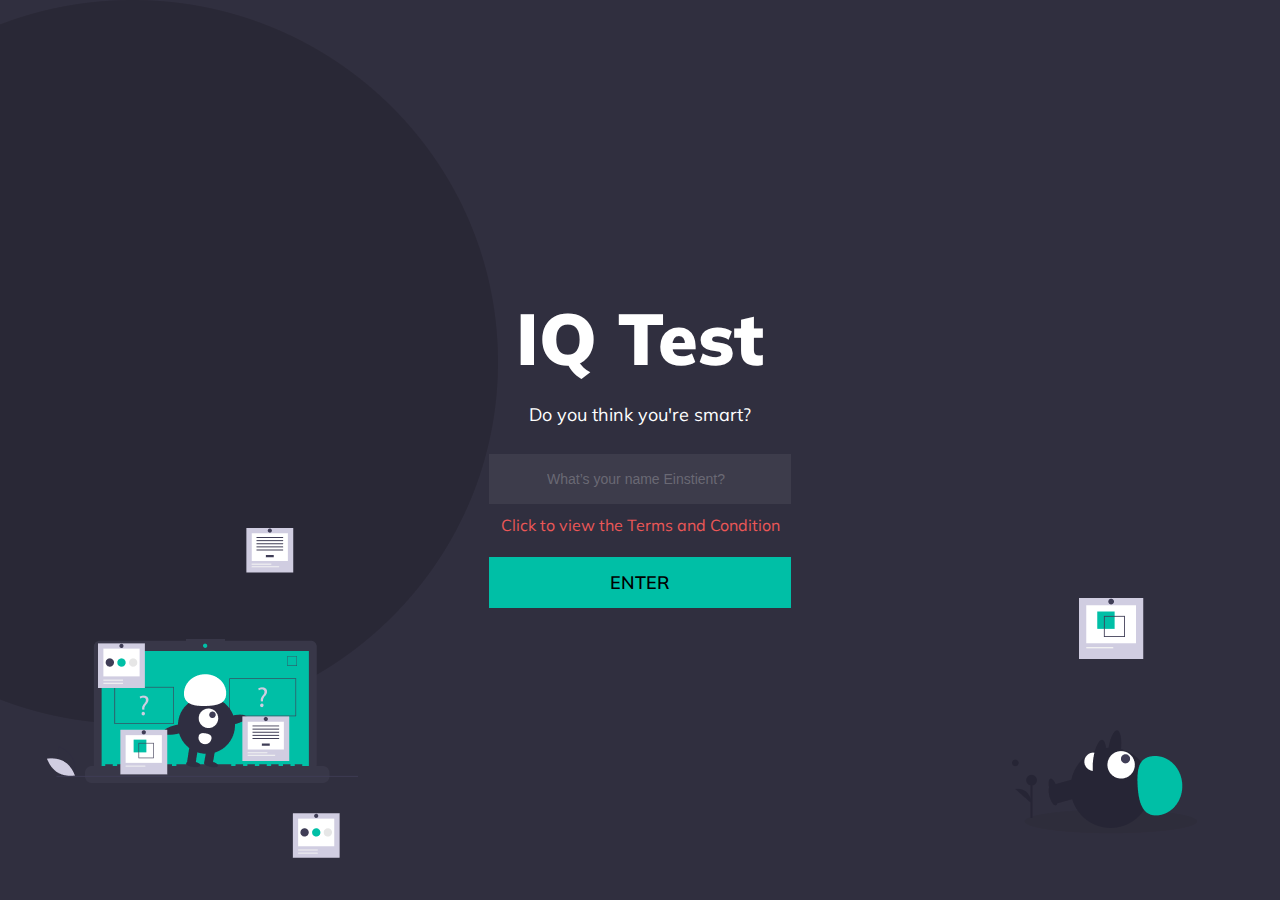
<file: index.html>
<!DOCTYPE html>
<html>
  <head>
    <meta charset="utf-8">
    <meta name="viewport" content="width=device-width, initial-scale=1.0">
    <title>Quiz App</title>
    <link rel="stylesheet" href="styles/main.css" >
  </head>
  <body>
    <main>
        <h2 class="question">IQ Test</h2>
        <p>Do you think you're smart?</p>
        <!-- <p>Agree to the terms and condition to proceed</p> -->
        
        <form id="username">
          <input type="text" id="name" placeholder="What’s your name Einstient?">
          <div class="agreeBox">
            <p class="agree">Click to view the Terms and Condition</p>
          </div>
        </form>
        <button href="homepage.html" class="enter" disabled>ENTER</button>

        <div class="pop-up">
          <span class="cancel">X</span>
          <h1>Terms and condition</h1>
          <p>I don't care about your mental health</p>
          <p>Questions that can make you think about your existence is what I am using to test your low IQ</p>
          <p>If you fail the first two questions, you'll be warned</p>
          <p>If you fail the first three questions, you'll be banned from your current session.</p>
          <p>To complete this IQ test successuful, you've to pass all questions correctly</p>
          <p>Lastly, you might experience dangerous thing.</p>
        </div>
    </main>
  </body>

  <script src="script/main.js"></script>
</html>
</file>
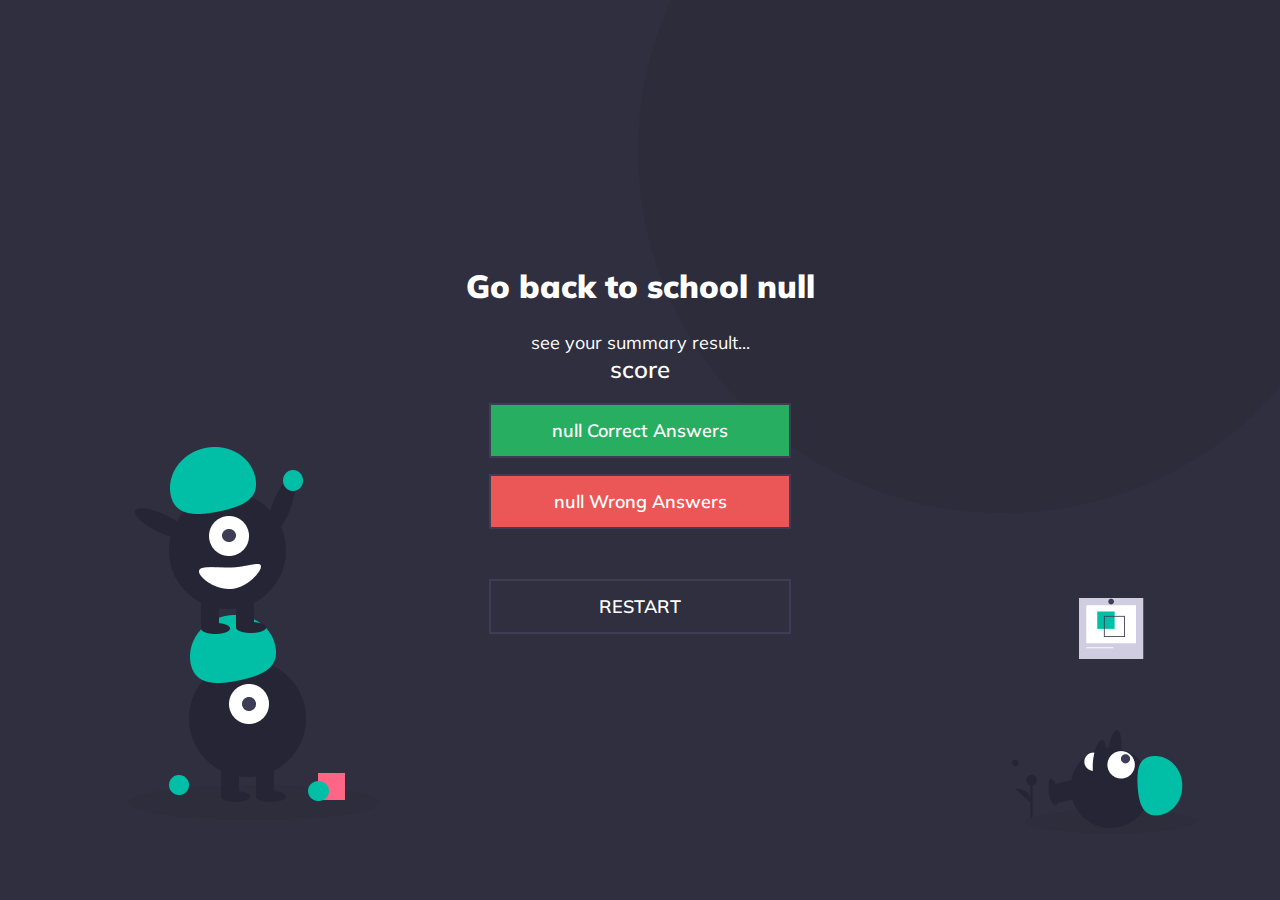
<file: endgame.html>
<!DOCTYPE html>
<html>
  <head>
    <meta charset="utf-8">
    <meta name="viewport" content="width=device-width, initial-scale=1.0">
    <title>Congrats!</title>
    <link rel="stylesheet" href="styles/endgame.css" >
  </head>
  <body>
    <main>
        <h2 class="congrats">Yo, smart Gee!</h2>
        <p>see your summary result...</p>

        <div class="score">
          <h2>4</h2>
          <p>score</p>
        </div>

        <div class="summary">
          <div class="correct">4 Correct Answers</div>
          <div class="wrong">1 Wrong Answers</div>
        </div>

        <a href="game.html">RESTART</a>
    </main>
  </body>

  <script src="script/endgame.js"></script>
</html>
</file>
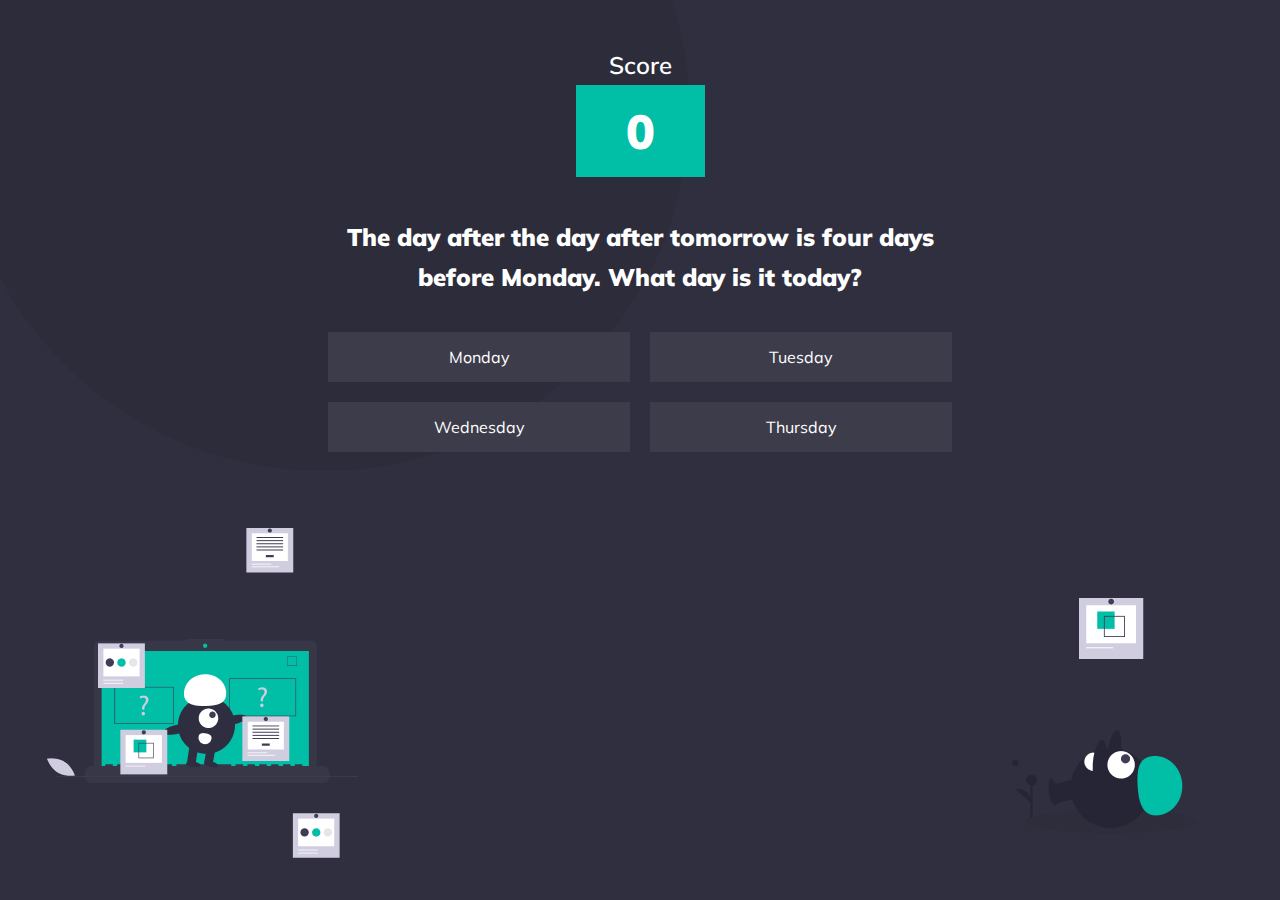
<file: game.html>
<!DOCTYPE html>
<html>
  <head>
    <meta charset="utf-8">
    <meta name="viewport" content="width=device-width, initial-scale=1.0">
    <title>Game</title>
    <link rel="stylesheet" href="styles/game.css" >
  </head>
  <body>
    <div class="loader"></div>
    <main class="game">
        <div class="score-board">
            <p>Score</p>
            <div class="score">0</div>
        </div>

        <div class="quiz">
            <h2 class="question"></h2>
            <div class="answers">
                <div class="answer" data-number="1"></div>
                <div class="answer" data-number="2"></div>
                <div class="answer" data-number="3"></div>
                <div class="answer" data-number="4"></div>
            </div>
        </div>

        <a class="next">Next</a>

        <div class="pop-up">
          <h2 class="pop-text">Bro, you dull o!</h2>
          <p>Out of 2 questions you no fit score 1. Better go and collect your school fees back.</p>
          <button class="jp">JAPA!!!</button>
          <button class="continue">Continue embrassing yourself</button>
        </div>
    </main>
    <script src="script/game.js"></script>
  </body>
</html>
</file>
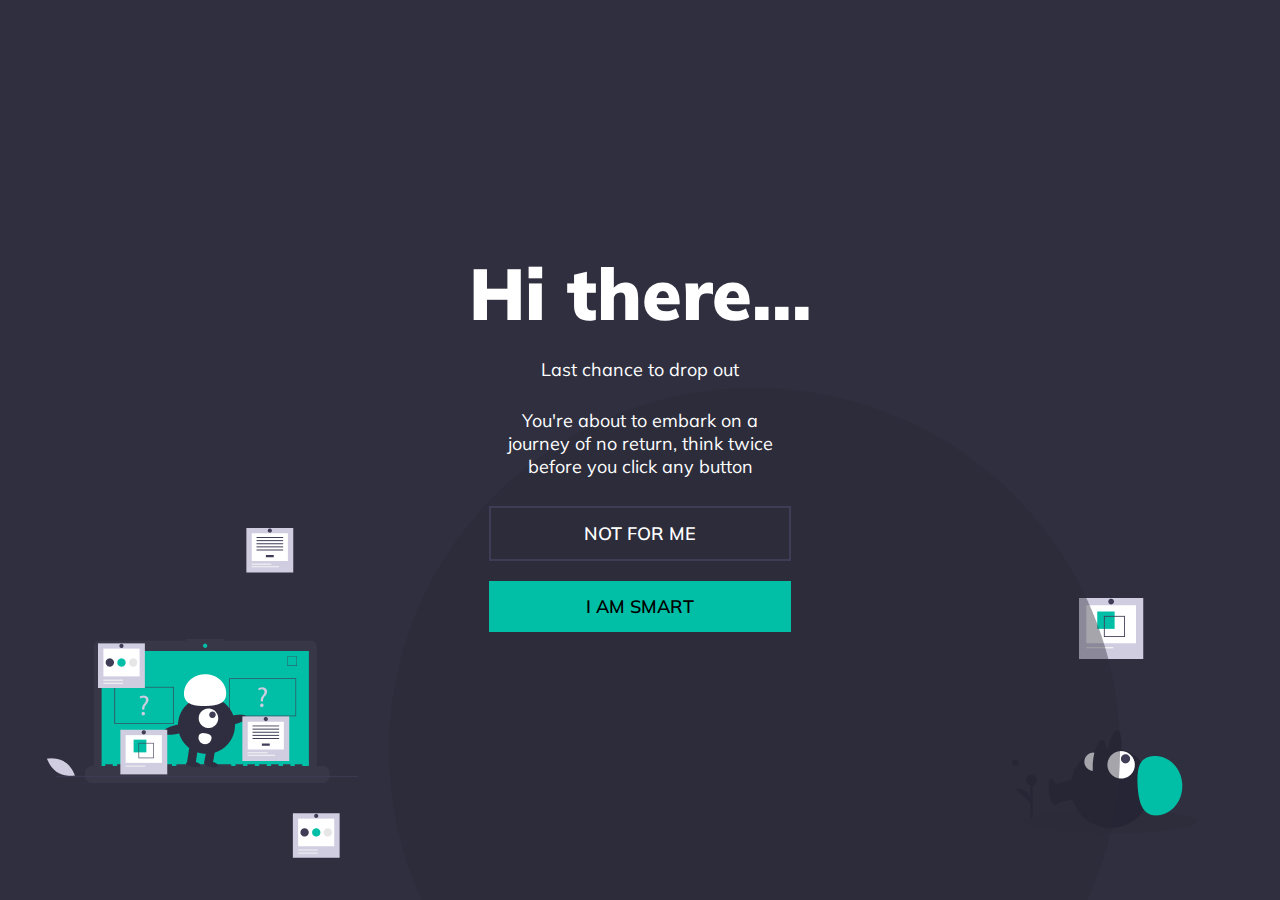
<file: homepage.html>
<!DOCTYPE html>
<html>
  <head>
    <meta charset="utf-8">
    <meta name="viewport" content="width=device-width, initial-scale=1.0">
    <title>Homepage</title>
    <link rel="stylesheet" href="styles/homepage.css" >
  </head>
  <body>
    <main>
        <h2>Hi there...</h2>
        <p>Last chance to drop out <span id="name">name</span></p>
        <p>You're about to embark on a journey of no return, think twice before you click any button</p>
        <a href="#" class="exit">NOT FOR ME</a>
        <a href="game.html" class="enter">I AM SMART</a>
    </main>
  </body>

  <script src="script/homepage.js"></script>
</html>
</file>
<file: styles/main.css>
@import url("https://fonts.googleapis.com/css?family=Muli&display=swap");
* {
  -webkit-box-sizing: border-box;
          box-sizing: border-box;
}

body {
  padding: 0;
  margin: 0;
  font-family: 'Muli', sans-serif;
}

h2,
h3,
p {
  margin: 0;
}

main {
  position: relative;
  display: -webkit-box;
  display: -ms-flexbox;
  display: flex;
  -webkit-box-orient: vertical;
  -webkit-box-direction: normal;
      -ms-flex-direction: column;
          flex-direction: column;
  -webkit-box-pack: center;
      -ms-flex-pack: center;
          justify-content: center;
  -webkit-box-align: center;
      -ms-flex-align: center;
          align-items: center;
  width: 100%;
  height: 100vh;
  color: white;
  background-color: #302f3f;
  background-image: url("../images/Group 19.png"), url("../images/index-eclipse.png"), url("../images/Group 20.png");
  background-repeat: no-repeat;
  background-position: top 13.1rem left 8rem,
 bottom 0 left 0,
 bottom 4.1rem right 5.1rem;
  background-attachment: fixed;
}

@media screen and (max-width: 1303px) {
  main {
    background-position: top 33rem left 2.94rem,
 top 0 left 0,
 bottom 4.1rem right 5.1rem;
  }
}

@media screen and (max-width: 1185px) {
  main {
    background-position: top 33rem left 2.94rem,
 top 0 left 0,
 bottom -1rem right -2rem;
  }
}

@media screen and (max-width: 920px) {
  main {
    background-position: top 35rem left 0,
 top 0 left 0,
 bottom -2rem right -2rem;
  }
}

@media screen and (max-width: 560px) {
  main {
    background-image: url("../images/index-eclipse.png"), url("../images/Group 20.png");
    background-position: top 0 left 0,
 bottom -2rem right -2rem;
  }
}

main h2 {
  font-weight: 900;
  font-size: 4.5rem;
  line-height: 90px;
  margin-bottom: 20px;
}

main p {
  font-size: 1.125rem;
  line-height: 23px;
  margin-bottom: 28px;
}

main input {
  min-width: 302px;
  padding: 1rem 3.63rem;
  background: #3D3C4B;
  outline: none;
  border: none;
  margin-bottom: 10px;
  font-size: 14px;
  line-height: 18px;
  color: #FFF;
}

main input::-webkit-input-placeholder {
  color: #6A6974;
}

main input:-ms-input-placeholder {
  color: #6A6974;
}

main input::-ms-input-placeholder {
  color: #6A6974;
}

main input::placeholder {
  color: #6A6974;
}

main button {
  text-decoration: none;
  font-family: 'Muli', sans-serif;
  min-width: 302px;
  text-align: center;
  background-color: #00BFA6;
  padding: 14px 0;
  font-size: 1.125rem;
  font-weight: 600;
  line-height: 23px;
  color: black;
  cursor: pointer;
  outline: none;
  border: none;
}

main button[disabled]:hover {
  cursor: not-allowed;
}

main .agree {
  cursor: pointer;
  font-size: 1rem;
  margin: 0;
  text-align: center;
  color: #EB5757;
}

main .agreeBox {
  margin-bottom: 20px;
}

main .pop-up {
  position: absolute;
  text-align: center;
  background-color: #00BFA6;
  padding: 40px;
  color: black;
  display: none;
}

@media screen and (max-width: 413px) {
  main .pop-up h1 {
    font-size: 1.5rem;
  }
}

main .pop-up h1,
main .pop-up p {
  max-width: 90%;
}

main .pop-up p {
  text-align: left;
}

main .pop-up .cancel {
  position: absolute;
  right: 30px;
  top: 5%;
  font-weight: 900;
  font-size: 1.5rem;
  cursor: pointer;
}

@media screen and (max-width: 413px) {
  main .pop-up .cancel {
    top: 6%;
  }
}
</file>
<file: styles/endgame.css>
@import url("https://fonts.googleapis.com/css?family=Muli&display=swap");
* {
  -webkit-box-sizing: border-box;
          box-sizing: border-box;
}

body {
  padding: 0;
  margin: 0;
  font-family: 'Muli', sans-serif;
}

h2,
h3,
p {
  margin: 0;
}

main {
  position: relative;
  display: -webkit-box;
  display: -ms-flexbox;
  display: flex;
  -webkit-box-orient: vertical;
  -webkit-box-direction: normal;
      -ms-flex-direction: column;
          flex-direction: column;
  -webkit-box-pack: center;
      -ms-flex-pack: center;
          justify-content: center;
  -webkit-box-align: center;
      -ms-flex-align: center;
          align-items: center;
  width: 100%;
  height: 100vh;
  color: white;
  background-color: #302f3f;
  background-image: url("../images/Group 18.png"), url("../images/endgame eclipse.png"), url("../images/Group 20.png");
  background-repeat: no-repeat;
  background-position: bottom 5rem left 8rem,
 top 0 right 0,
 bottom 4.1rem right 5.1rem;
  background-attachment: fixed;
}

@media screen and (max-width: 1115px) {
  main {
    background-position: bottom 5rem left 4rem,
 top 0 right 0,
 bottom 4.1rem right 5.1rem;
  }
}

@media screen and (max-width: 956px) {
  main {
    background-position: bottom 3rem left 2rem,
 top 0 right 0,
 bottom 4.1rem right 5.1rem;
  }
}

@media screen and (max-width: 956px) {
  main {
    background-position: bottom 0rem left 0rem,
 top 0 right 0,
 bottom 0 right 0;
  }
}

@media screen and (max-width: 775px) {
  main {
    background-image: url("../images/endgame eclipse.png");
    background-position: top 0 right 0;
  }
}

main h2 {
  max-width: 600px;
  padding: 0 30px;
  font-weight: 900;
  font-size: 2rem;
  line-height: 40px;
  margin-bottom: 25px;
  text-align: center;
}

@media screen and (max-width: 435px) {
  main h2 {
    font-size: 1.5rem;
    line-height: 30px;
  }
}

main p {
  font-size: 1.125rem;
  line-height: 23px;
}

main .score {
  margin-bottom: 19px;
}

main .score h2 {
  margin: 0;
}

main .score p {
  font-weight: 600;
  font-size: 1.5rem;
  line-height: 30px;
  text-align: center;
}

main .summary {
  min-width: 302px;
  text-align: center;
  color: white;
  margin-bottom: 34px;
}

main .summary div {
  font-weight: 600;
  font-size: 1.125rem;
  line-height: 23px;
  background: #27AE60;
  border: 2px solid #3F3D56;
  padding: 14px 0;
  margin-bottom: 16px;
}

main .summary .wrong {
  background: #EB5757;
}

main a {
  font-weight: 600;
  font-size: 1.125rem;
  line-height: 23px;
  display: block;
  min-width: 302px;
  text-align: center;
  border: 2px solid #3F3D56;
  text-decoration: none;
  cursor: pointer;
  color: white;
  padding: 14px 0;
}
</file>
<file: styles/game.css>
@import url("https://fonts.googleapis.com/css?family=Muli&display=swap");
* {
  -webkit-box-sizing: border-box;
          box-sizing: border-box;
}

body {
  padding: 0;
  margin: 0;
  font-family: 'Muli', sans-serif;
  background-color: #302f3f;
}

@media screen and (max-width: 630px) {
  body {
    padding-bottom: 90px;
  }
}

h2,
h3,
p {
  margin: 0;
}

main {
  display: none;
  position: relative;
  width: 100%;
  height: 100vh;
  color: white;
  background-color: #302f3f;
  background-image: url("../images/Group 19.png"), url("../images/Ellipse 1.png"), url("../images/Group 20.png");
  background-repeat: no-repeat;
  background-position: top 13.1rem left 2.94rem,
 top 0 left 0,
 bottom 4.1rem right 5.1rem;
  background-attachment: fixed;
}

@media screen and (max-width: 1303px) {
  main {
    background-position: top 33rem left 2.94rem,
 top 0 left 0,
 bottom 4.1rem right 5.1rem;
  }
}

@media screen and (max-width: 1185px) {
  main {
    background-position: top 33rem left 2.94rem,
 top 0 left 0,
 bottom -1rem right -2rem;
  }
}

@media screen and (max-width: 850px) {
  main {
    background-image: none;
  }
}

main .score-board {
  display: -webkit-box;
  display: -ms-flexbox;
  display: flex;
  -webkit-box-orient: vertical;
  -webkit-box-direction: normal;
      -ms-flex-direction: column;
          flex-direction: column;
  -webkit-box-pack: center;
      -ms-flex-pack: center;
          justify-content: center;
  -webkit-box-align: center;
      -ms-flex-align: center;
          align-items: center;
  text-align: center;
  padding-top: 3.125rem;
  padding-bottom: 2.5rem;
}

main .score-board p {
  font-weight: 600;
  font-size: 1.5rem;
  line-height: 30px;
  margin-bottom: 5px;
}

main .score-board div {
  font-weight: 900;
  font-size: 3rem;
  line-height: 60px;
  padding: 1rem 3.125rem;
  background: #00BFA6;
}

main .quiz {
  max-width: 39rem;
  margin: 0 auto;
}

@media screen and (max-width: 664px) {
  main .quiz {
    max-width: 90%;
  }
}

main .quiz h2 {
  text-align: center;
  font-weight: 900;
  font-size: 1.5rem;
  line-height: 40px;
}

@media screen and (max-width: 640px) {
  main .quiz h2 {
    font-size: 1.2rem;
    line-height: 35px;
  }
}

@media screen and (max-width: 529px) {
  main .quiz h2 {
    line-height: 30px;
  }
}

main .quiz .answers {
  display: -ms-grid;
  display: grid;
  -ms-grid-columns: (1fr)[2];
      grid-template-columns: repeat(2, 1fr);
  -ms-grid-rows: (50px)[2];
      grid-template-rows: repeat(2, 50px);
  grid-gap: 20px;
  margin-top: 2.2rem;
}

@media screen and (max-width: 664px) {
  main .quiz .answers {
    -ms-grid-columns: 100%;
        grid-template-columns: 100%;
    -ms-grid-rows: (50px)[4];
        grid-template-rows: repeat(4, 50px);
  }
}

main .quiz .answers div {
  display: -webkit-box;
  display: -ms-flexbox;
  display: flex;
  -webkit-box-pack: center;
      -ms-flex-pack: center;
          justify-content: center;
  -webkit-box-align: center;
      -ms-flex-align: center;
          align-items: center;
  width: 100%;
  height: 100%;
  background: #3D3C4B;
  cursor: pointer;
}

main .quiz .answers .correct {
  background-color: #27AE60;
  color: white;
}

main .quiz .answers .incorrect {
  background-color: #EB5757;
  color: white;
}

main a {
  display: none;
  text-align: center;
  width: 39rem;
  margin: 34px auto 0;
  border: 2px solid #3F3D56;
  padding: 15px 0;
  cursor: pointer;
}

@media screen and (max-width: 664px) {
  main a {
    max-width: 90%;
  }
}

main .pop-up {
  position: absolute;
  top: 20%;
  left: 33%;
  background-color: white;
  color: #3F3D56;
  text-align: center;
  padding: 79px 130px;
  border-radius: 4px;
  display: none;
}

@media screen and (max-width: 1315px) {
  main .pop-up {
    left: 25%;
  }
}

@media screen and (max-width: 1060px) {
  main .pop-up {
    left: 20%;
  }
}

@media screen and (max-width: 864px) {
  main .pop-up {
    left: 15%;
  }
}

@media screen and (max-width: 833px) {
  main .pop-up {
    left: 12%;
  }
}

@media screen and (max-width: 714px) {
  main .pop-up {
    left: 9%;
  }
}

@media screen and (max-width: 681px) {
  main .pop-up {
    left: 6%;
  }
}

@media screen and (max-width: 663px) {
  main .pop-up {
    left: 10%;
    padding: 79px 80px;
  }
}

@media screen and (max-width: 615px) {
  main .pop-up {
    left: 15%;
    padding: 79px 50px;
  }
}

@media screen and (max-width: 560px) {
  main .pop-up {
    left: 10%;
  }
}

@media screen and (max-width: 507px) {
  main .pop-up {
    left: 8%;
  }
}

@media screen and (max-width: 489px) {
  main .pop-up {
    left: 10%;
    padding: 79px 20px;
  }
}

@media screen and (max-width: 438px) {
  main .pop-up {
    left: 7%;
  }
}

@media screen and (max-width: 403px) {
  main .pop-up {
    left: 3%;
  }
}

@media screen and (max-width: 399px) {
  main .pop-up {
    top: 15%;
    left: 0;
    right: 0;
  }
}

main .pop-up h2 {
  margin-bottom: 41px;
}

main .pop-up p {
  max-width: 300px;
  margin: 0 auto;
  margin-bottom: 10px;
}

main .pop-up button {
  font-family: 'Muli', sans-serif;
  display: block;
  margin: 0 auto;
  min-width: 302px;
  font-weight: 600;
  font-size: 1.125rem;
  line-height: 23px;
  margin-bottom: 20px;
  padding: 14px 0;
  outline: none;
  border: none;
  color: #3F3D56;
  cursor: pointer;
}

main .pop-up .jp {
  background-color: transparent;
  border: 2px solid #3F3D56;
  color: #333333;
}

.loader {
  z-index: 99;
  border: 1.6rem solid white;
  border-radius: 50%;
  border-top: 1.6rem solid #00BFA6;
  width: 12rem;
  height: 12rem;
  position: absolute;
  top: 39%;
  left: 39%;
  -webkit-animation: spin 2s linear infinite;
          animation: spin 2s linear infinite;
}

@-webkit-keyframes spin {
  0% {
    -webkit-transform: rotate(0deg);
            transform: rotate(0deg);
  }
  100% {
    -webkit-transform: rotate(360deg);
            transform: rotate(360deg);
  }
}

@keyframes spin {
  0% {
    -webkit-transform: rotate(0deg);
            transform: rotate(0deg);
  }
  100% {
    -webkit-transform: rotate(360deg);
            transform: rotate(360deg);
  }
}
</file>
<file: styles/homepage.css>
@import url("https://fonts.googleapis.com/css?family=Muli&display=swap");
* {
  -webkit-box-sizing: border-box;
          box-sizing: border-box;
}

body {
  padding: 0;
  margin: 0;
  font-family: 'Muli', sans-serif;
}

h2,
h3,
p {
  margin: 0;
}

main {
  display: -webkit-box;
  display: -ms-flexbox;
  display: flex;
  -webkit-box-orient: vertical;
  -webkit-box-direction: normal;
      -ms-flex-direction: column;
          flex-direction: column;
  -webkit-box-pack: center;
      -ms-flex-pack: center;
          justify-content: center;
  -webkit-box-align: center;
      -ms-flex-align: center;
          align-items: center;
  width: 100%;
  height: 100vh;
  color: white;
  background-color: #302f3f;
  background-image: url("../images/Group 19.png"), url("../images/homepageEllipse.png"), url("../images/Group 20.png");
  background-repeat: no-repeat;
  background-position: top 13.1rem left 8rem,
 bottom 0 right 10rem,
 bottom 4.1rem right 5.1rem;
  background-attachment: fixed;
}

@media screen and (max-width: 1303px) {
  main {
    background-position: top 33rem left 2.94rem,
 bottom 0 right 10rem,
 bottom 4.1rem right 5.1rem;
  }
}

@media screen and (max-width: 1185px) {
  main {
    background-position: top 33rem left 2.94rem,
 bottom 0 right 10rem,
 bottom -1rem right -2rem;
  }
}

main h2 {
  font-weight: 900;
  font-size: 4.5rem;
  line-height: 90px;
  margin-bottom: 20px;
}

@media screen and (max-width: 400px) {
  main h2 {
    font-size: 3.5rem;
  }
}

main p {
  text-align: center;
  max-width: 302px;
  margin: 0 auto;
  font-size: 1.125rem;
  line-height: 23px;
  margin-bottom: 28px;
}

main p span {
  color: #00BFA6;
}

main input {
  min-width: 302px;
  padding: 16px 58px;
  background-color: #3D3C4B;
  color: #6A6974;
  outline: none;
  border: none;
  margin-bottom: 23px;
}

main .exit {
  background-color: transparent;
  color: white;
  border: 2px solid #3F3D56;
}

main a {
  text-decoration: none;
  font-family: 'Muli', sans-serif;
  min-width: 302px;
  text-align: center;
  background-color: #00BFA6;
  padding: 14px 0;
  font-size: 1.125rem;
  font-weight: 600;
  line-height: 23px;
  color: black;
  cursor: pointer;
  margin-bottom: 20px;
}
</file>
